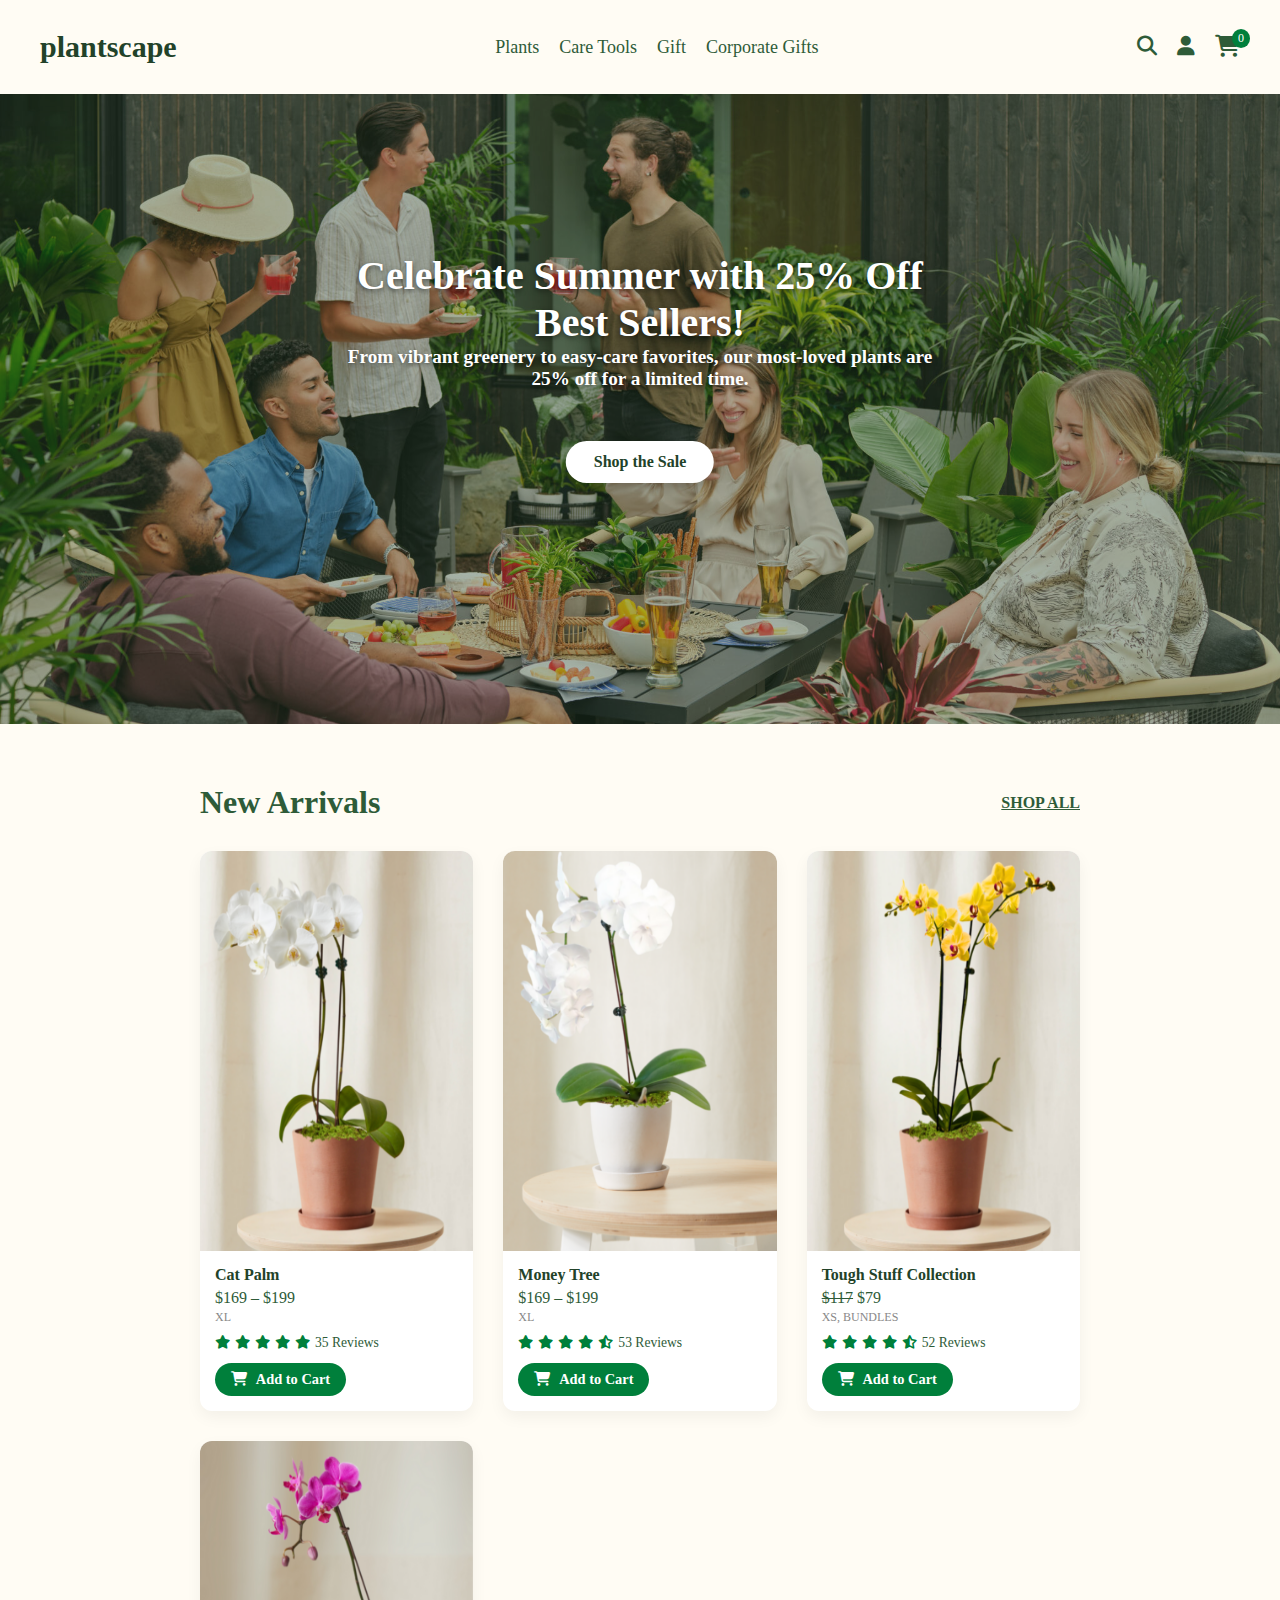
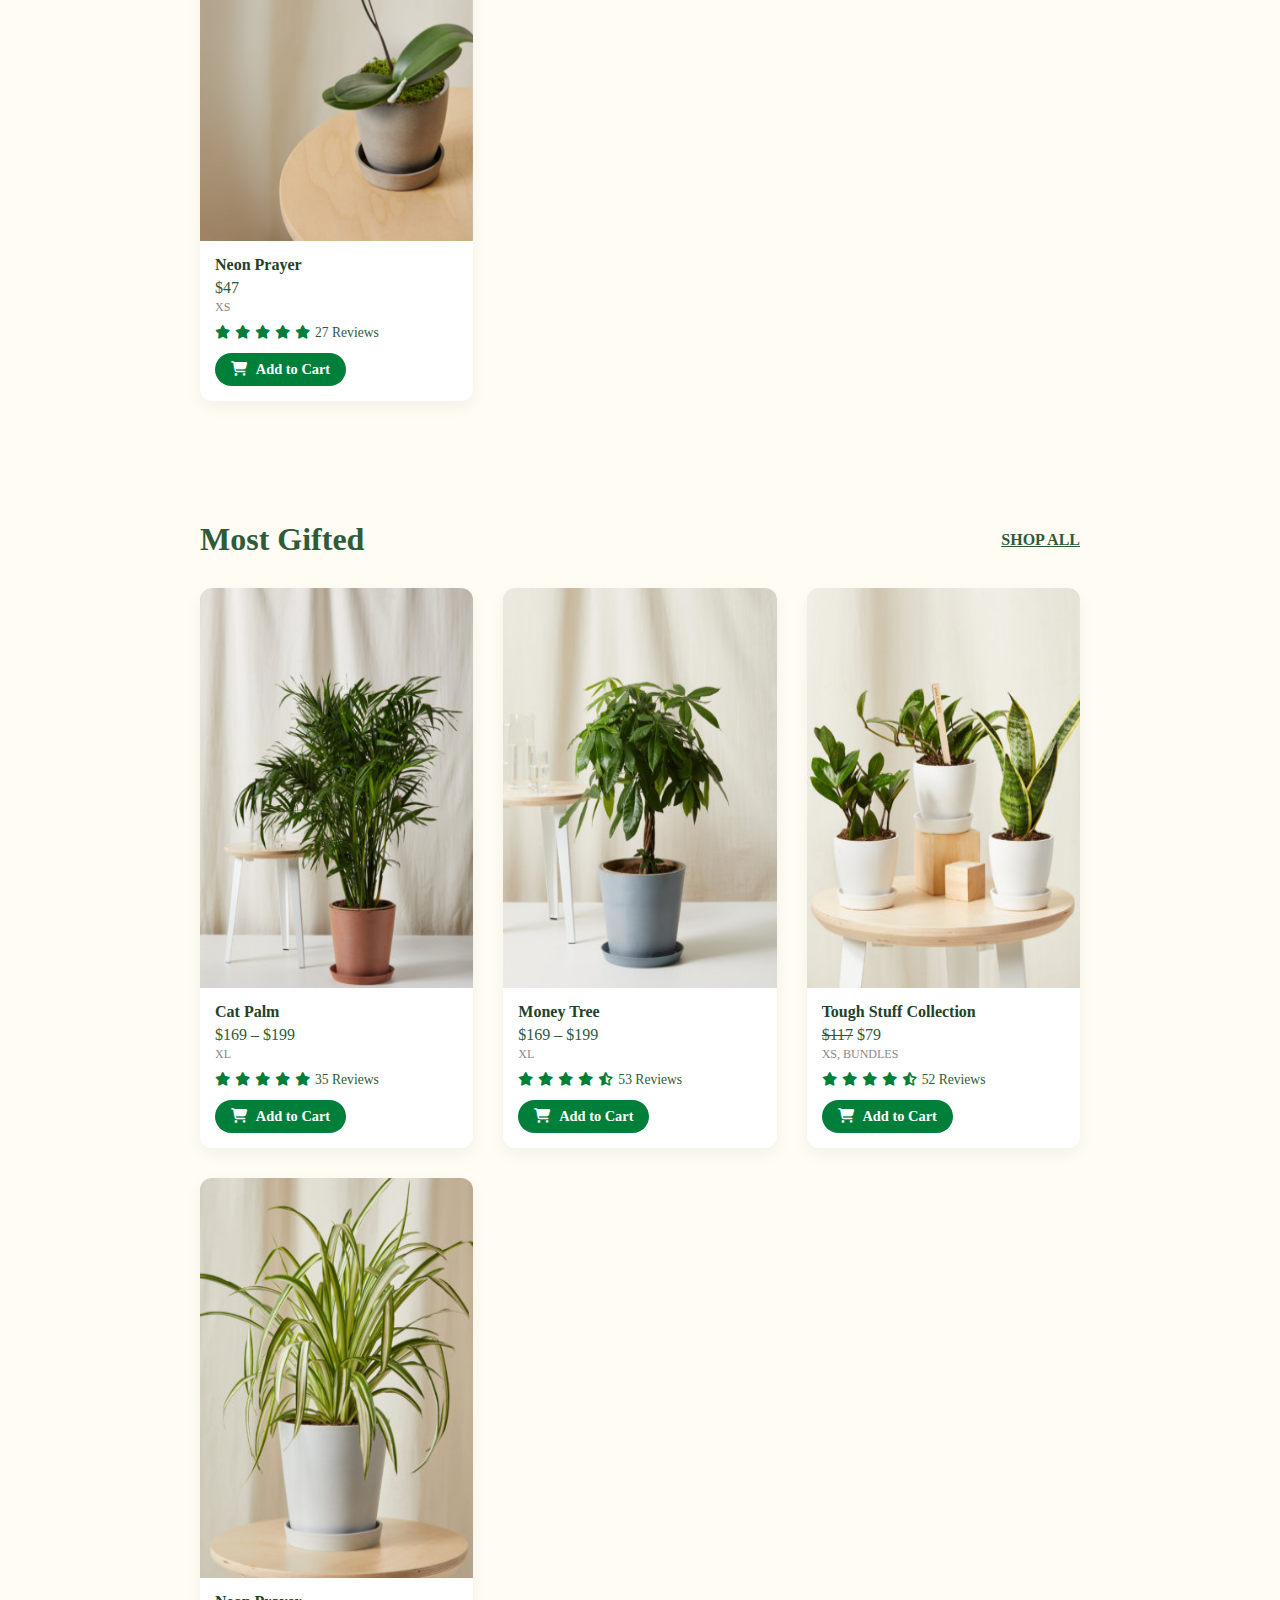
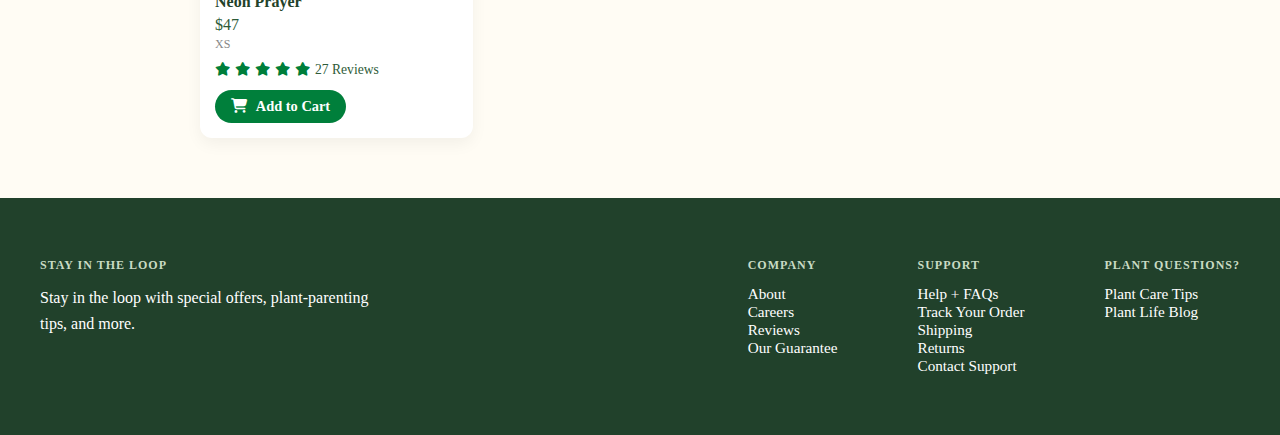
<file: index.html>
<!DOCTYPE html>
<html lang="en">
  <head>
    <meta charset="UTF-8" />
    <meta name="viewport" content="width=device-width, initial-scale=1.0" />
    <title>Plant Decor</title>

    <link
      href="https://db.onlinewebfonts.com/c/05d0872c73920fc4541caa9c7950f686?family=Raisonne+DemiBold"
      rel="stylesheet"
    />
    <link
      rel="stylesheet"
      href="https://cdnjs.cloudflare.com/ajax/libs/font-awesome/6.5.0/css/all.min.css"
    />
    <link
      rel="stylesheet"
      href="https://cdnjs.cloudflare.com/ajax/libs/font-awesome/6.5.0/css/all.min.css"
    />

    
    <link rel="stylesheet" href="index.css" />
  </head>
  <body>
    
    <header class="header">
      <div class="logo">
        <a class="logo-text" href="index.html">plantscape</a>
      </div>

      <nav class="nav-links">
        <a class="nav-link" href="plants.html">Plants</a>
        <a class="nav-link" href="care-tools.html">Care Tools</a>
        <a class="nav-link" href="gift.html">Gift</a>
        
        <a class="nav-link" href="corporate-gifts.html">Corporate Gifts</a>
      </nav>
      <div class="nav-icons">
        <a href="#" class="icon-link" id="search-button">
          <i class="fas fa-search"></i>
        </a>
        <a href="#" class="icon-link"><i class="fas fa-user"></i></a>
        <a href="#" class="icon-link cart-icon" id="cart-button">
          <i class="fas fa-shopping-cart"></i>
          <span id="cart-count">0</span>
        </a>

    </header>

    <section class="hero">
      <div class="hero-section">
        <img class="hero-img" src="Assets/hero.jpg" alt="Green Plants" />
        <div class="overlay"></div>
        <h1 class="hero-text">Celebrate Summer with 25% Off Best Sellers!</h1>
        <h4 class="hero-text">
          From vibrant greenery to easy-care favorites, our most-loved plants
          are 25% off for a limited time.
        </h4>
        <a href="plants.html" class="hero-btn">Shop the Sale</a>
      </div>
    </section>


    <section class="most-gifted">
      <div class="section-header">
        <h2>New Arrivals</h2>
        <a href="plants.html" class="shop-all">SHOP ALL</a>
      </div>

      <div class="product-list">
        <!-- Product 1 -->
        <div class="product-card">
          <img src="Assets/Plant4.png" alt="Cat Palm" />
          <div class="product-info">
            <h3>Cat Palm</h3>
            <p class="price">$169 – $199 <span class="size">XL</span></p>
            <div class="rating">
              <i class="fas fa-star"></i><i class="fas fa-star"></i>
              <i class="fas fa-star"></i><i class="fas fa-star"></i>
              <i class="fas fa-star"></i>
              <span>35 Reviews</span>
            </div>
            <a href="#" class="add-to-cart"
              ><i class="fas fa-shopping-cart"></i> Add to Cart</a
            >
          </div>
        </div>

        <!-- Product 2 -->
        <div class="product-card">
          <img src="Assets/Plant3.png" alt="Money Tree" />
          <div class="product-info">
            <h3>Money Tree</h3>
            <p class="price">$169 – $199 <span class="size">XL</span></p>
            <div class="rating">
              <i class="fas fa-star"></i><i class="fas fa-star"></i>
              <i class="fas fa-star"></i><i class="fas fa-star"></i>
              <i class="fas fa-star-half-alt"></i>
              <span>53 Reviews</span>
            </div>
            <a href="#" class="add-to-cart"
              ><i class="fas fa-shopping-cart"></i> Add to Cart</a
            >
          </div>
        </div>

        <!-- Product 3 -->
        <div class="product-card">
          <img src="Assets/Plant2.png" alt="Tough Stuff Collection" />
          <div class="product-info">
            <h3>Tough Stuff Collection</h3>
            <p class="price">
              <s>$117</s> $79 <span class="size">XS, BUNDLES</span>
            </p>
            <div class="rating">
              <i class="fas fa-star"></i><i class="fas fa-star"></i>
              <i class="fas fa-star"></i><i class="fas fa-star"></i>
              <i class="fas fa-star-half-alt"></i>
              <span>52 Reviews</span>
            </div>
            <a href="#" class="add-to-cart"
              ><i class="fas fa-shopping-cart"></i> Add to Cart</a
            >
          </div>
        </div>

        <!-- Product 4 -->
        <div class="product-card">
          <img src="Assets/Plant1.png" alt="Neon Prayer" />
          <div class="product-info">
            <h3>Neon Prayer</h3>
            <p class="price">$47 <span class="size">XS</span></p>
            <div class="rating">
              <i class="fas fa-star"></i><i class="fas fa-star"></i>
              <i class="fas fa-star"></i><i class="fas fa-star"></i>
              <i class="fas fa-star"></i>
              <span>27 Reviews</span>
            </div>
            <a href="#" class="add-to-cart"
              ><i class="fas fa-shopping-cart"></i> Add to Cart</a
            >
          </div>
        </div>
      </div>
    </section>

    <section class="most-gifted">
      <div class="section-header">
        <h2>Most Gifted</h2>
        <a href="plants.html" class="shop-all">SHOP ALL</a>
      </div>

      <div class="product-list">
        <!-- Product 1 -->
        <div class="product-card">
          <img src="Assets/Plant1.jpg" alt="Cat Palm" />
          <div class="product-info">
            <h3>Cat Palm</h3>
            <p class="price">$169 – $199 <span class="size">XL</span></p>
            <div class="rating">
              <i class="fas fa-star"></i><i class="fas fa-star"></i>
              <i class="fas fa-star"></i><i class="fas fa-star"></i>
              <i class="fas fa-star"></i>
              <span>35 Reviews</span>
            </div>
            <a href="#" class="add-to-cart"
              ><i class="fas fa-shopping-cart"></i> Add to Cart</a
            >
          </div>
        </div>

        <!-- Product 2 -->
        <div class="product-card">
          <img src="Assets/Plant2.jpg" alt="Money Tree" />
          <div class="product-info">
            <h3>Money Tree</h3>
            <p class="price">$169 – $199 <span class="size">XL</span></p>
            <div class="rating">
              <i class="fas fa-star"></i><i class="fas fa-star"></i>
              <i class="fas fa-star"></i><i class="fas fa-star"></i>
              <i class="fas fa-star-half-alt"></i>
              <span>53 Reviews</span>
            </div>
            <a href="#" class="add-to-cart"
              ><i class="fas fa-shopping-cart"></i> Add to Cart</a
            >
          </div>
        </div>

        <!-- Product 3 -->
        <div class="product-card">
          <img src="Assets/Plant3.jpg" alt="Tough Stuff Collection" />
          <div class="product-info">
            <h3>Tough Stuff Collection</h3>
            <p class="price">
              <s>$117</s> $79 <span class="size">XS, BUNDLES</span>
            </p>
            <div class="rating">
              <i class="fas fa-star"></i><i class="fas fa-star"></i>
              <i class="fas fa-star"></i><i class="fas fa-star"></i>
              <i class="fas fa-star-half-alt"></i>
              <span>52 Reviews</span>
            </div>
            <a href="#" class="add-to-cart"
              ><i class="fas fa-shopping-cart"></i> Add to Cart</a
            >
          </div>
        </div>

        <!-- Product 4 -->
        <div class="product-card">
          <img src="Assets/Plant4.jpg" alt="Neon Prayer" />
          <div class="product-info">
            <h3>Neon Prayer</h3>
            <p class="price">$47 <span class="size">XS</span></p>
            <div class="rating">
              <i class="fas fa-star"></i><i class="fas fa-star"></i>
              <i class="fas fa-star"></i><i class="fas fa-star"></i>
              <i class="fas fa-star"></i>
              <span>27 Reviews</span>
            </div>
            <a href="#" class="add-to-cart"
              ><i class="fas fa-shopping-cart"></i> Add to Cart</a
            >
          </div>
        </div>
      </div>
    </section>

  
    <footer class="footer">
      <div class="footer-container">
        <div class="footer-left">
          <h5>STAY IN THE LOOP</h5>
          <p>
            Stay in the loop with special offers, plant-parenting tips, and
            more.
          </p>
        </div>
        <div class="footer-links">
          <div class="footer-column">
            <h6>COMPANY</h6>
            <ul>
              <li><a href="#">About</a></li>
              <li><a href="#">Careers</a></li>
              <li><a href="#">Reviews</a></li>
              <li><a href="#">Our Guarantee</a></li>
            </ul>
          </div>
          <div class="footer-column">
            <h6>SUPPORT</h6>
            <ul>
              <li><a href="#">Help + FAQs</a></li>
              <li><a href="#">Track Your Order</a></li>
              <li><a href="#">Shipping</a></li>
              <li><a href="#">Returns</a></li>
              <li><a href="#">Contact Support</a></li>
            </ul>
          </div>
          <div class="footer-column">
            <h6>PLANT QUESTIONS?</h6>
            <ul>
              <li><a href="#">Plant Care Tips</a></li>
              <li><a href="#">Plant Life Blog</a></li>
            </ul>
          </div>
        </div>
      </div>
    </footer>


    <div id="side-cart" class="side-cart">
      <div class="cart-header">
        <h2>Your Cart</h2>
        <button id="close-cart" class="close-btn">&times;</button>
      </div>
      <ul id="cart-items" class="cart-items-list"></ul>
      <div class="cart-footer">
        <p><strong>Total:</strong> $<span id="cart-total">0.00</span></p>
      </div>
    </div>

    <div id="search-modal" class="search-modal">
      <div class="search-modal-content">
        <button id="close-search" class="close-btn">&times;</button>
        <h2>Search</h2>
        <input
          type="text"
          id="search-input"
          placeholder="Search for plants..."
        />
        <button class="search-submit">Search</button>
      </div>
    </div>

    <script src="script.js"></script>
  </body>
</html>
</file>
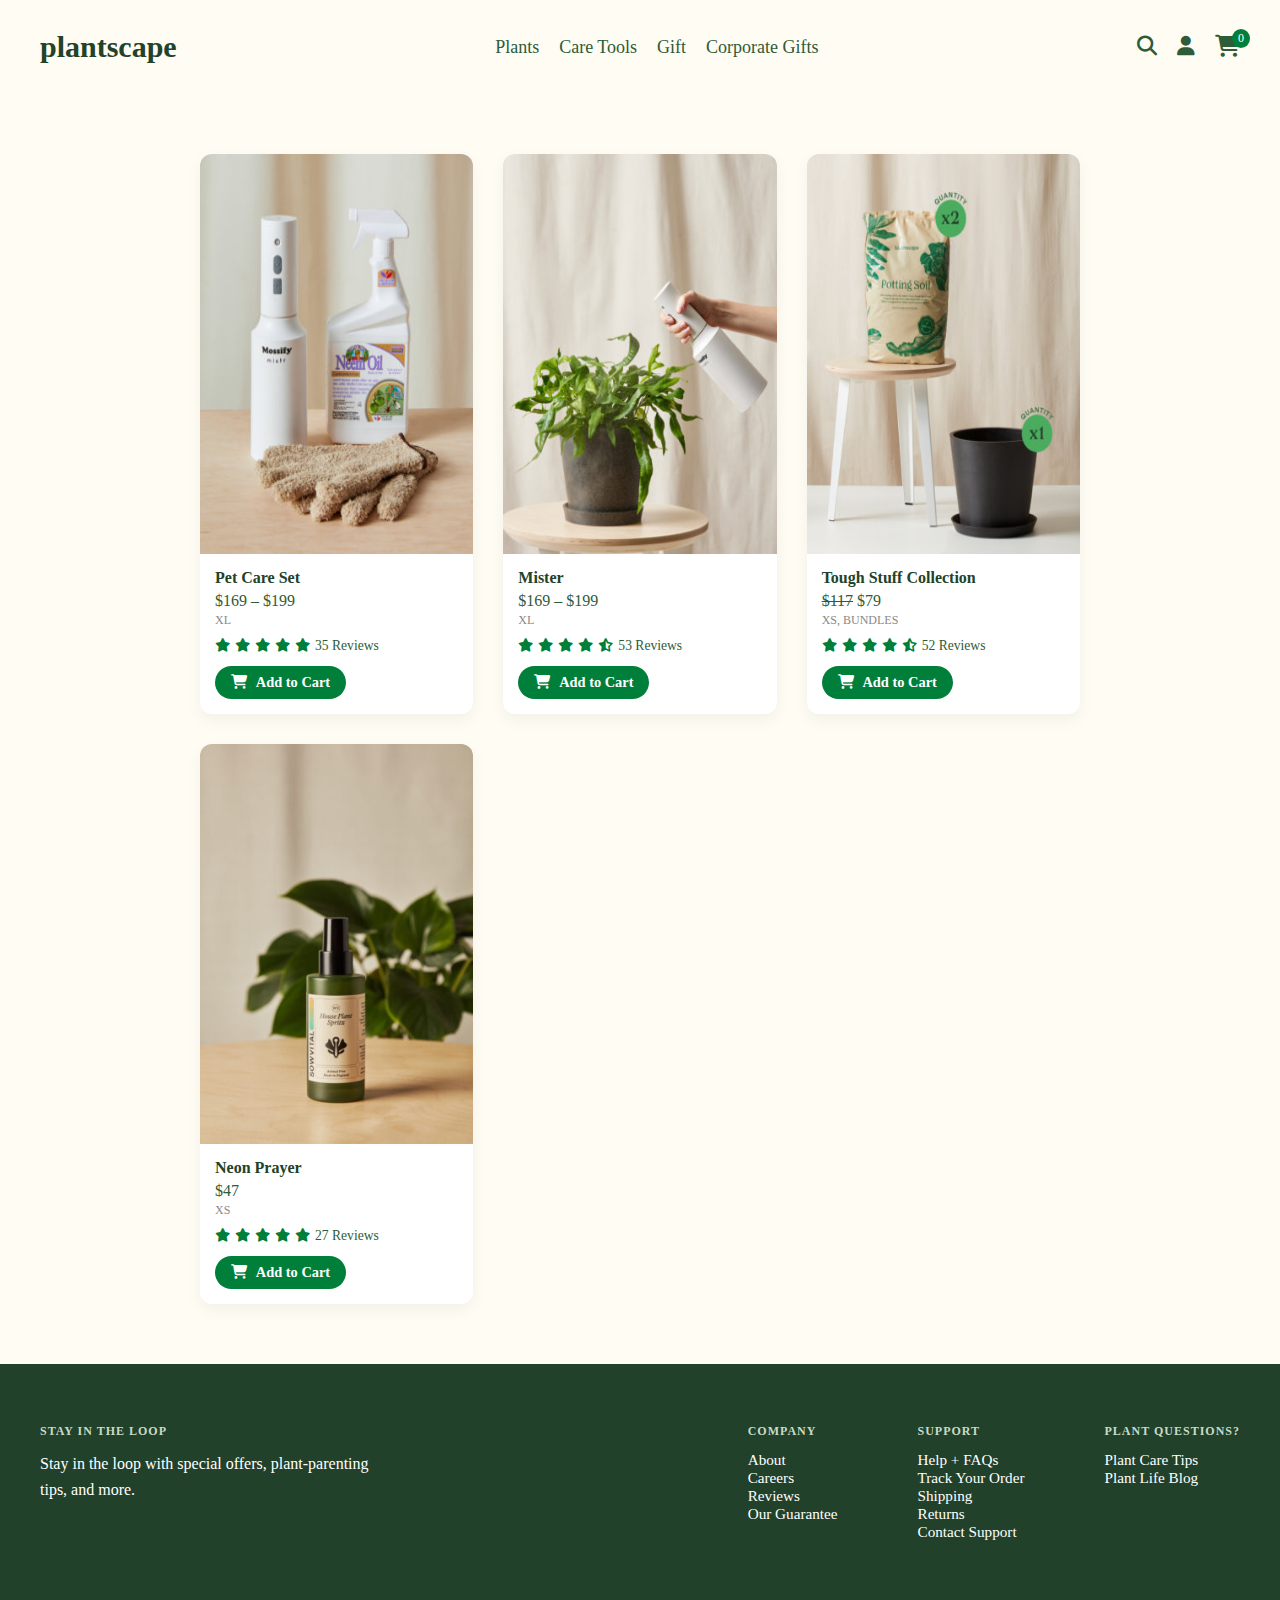
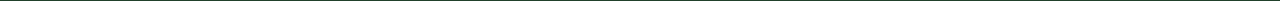
<file: care-tools.html>
<!DOCTYPE html>
<html lang="en">
  <head>
    <meta charset="UTF-8" />
    <meta name="viewport" content="width=device-width, initial-scale=1.0" />
    <title>Plant Decor</title>

    <link
      href="https://db.onlinewebfonts.com/c/05d0872c73920fc4541caa9c7950f686?family=Raisonne+DemiBold"
      rel="stylesheet"
    />

    <link
      rel="stylesheet"
      href="https://cdnjs.cloudflare.com/ajax/libs/font-awesome/6.5.0/css/all.min.css"
    />

    <link
      rel="stylesheet"
      href="https://cdnjs.cloudflare.com/ajax/libs/font-awesome/6.5.0/css/all.min.css"
    />

    <link rel="stylesheet" href="index.css" />
  </head>
  <body>
    <header class="header">
      <div class="logo">
        <a class="logo-text" href="index.html">plantscape</a>
      </div>
      <nav class="nav-links">
        <a class="nav-link" href="plants.html">Plants</a>
        <a class="nav-link" href="care-tools.html">Care Tools</a>
        <a class="nav-link" href="gift.html">Gift</a>

        <a class="nav-link" href="corporate-gifts.html">Corporate Gifts</a>
      </nav>
      <div class="nav-icons">
        <a href="#" class="icon-link" id="search-button">
          <i class="fas fa-search"></i>
        </a>
        <a href="#" class="icon-link"><i class="fas fa-user"></i></a>
        <a href="#" class="icon-link cart-icon" id="cart-button">
          <i class="fas fa-shopping-cart"></i>
          <span id="cart-count">0</span>
        </a>
      </div>
    </header>

    <section class="most-gifted">
      <div class="product-list">
        <div class="product-card">
          <img src="Assets/care-tool-1.jpg" alt="Cat Palm" />
          <div class="product-info">
            <h3>Pet Care Set</h3>
            <p class="price">$169 – $199 <span class="size">XL</span></p>
            <div class="rating">
              <i class="fas fa-star"></i><i class="fas fa-star"></i>
              <i class="fas fa-star"></i><i class="fas fa-star"></i>
              <i class="fas fa-star"></i>
              <span>35 Reviews</span>
            </div>
            <a href="#" class="add-to-cart"
              ><i class="fas fa-shopping-cart"></i> Add to Cart</a
            >
          </div>
        </div>

        <div class="product-card">
          <img src="Assets/care-tool-2.jpg" alt="Money Tree" />
          <div class="product-info">
            <h3>Mister</h3>
            <p class="price">$169 – $199 <span class="size">XL</span></p>
            <div class="rating">
              <i class="fas fa-star"></i><i class="fas fa-star"></i>
              <i class="fas fa-star"></i><i class="fas fa-star"></i>
              <i class="fas fa-star-half-alt"></i>
              <span>53 Reviews</span>
            </div>
            <a href="#" class="add-to-cart"
              ><i class="fas fa-shopping-cart"></i> Add to Cart</a
            >
          </div>
        </div>

        <div class="product-card">
          <img src="Assets/care-tool-3.jpg" alt="Tough Stuff Collection" />
          <div class="product-info">
            <h3>Tough Stuff Collection</h3>
            <p class="price">
              <s>$117</s> $79 <span class="size">XS, BUNDLES</span>
            </p>
            <div class="rating">
              <i class="fas fa-star"></i><i class="fas fa-star"></i>
              <i class="fas fa-star"></i><i class="fas fa-star"></i>
              <i class="fas fa-star-half-alt"></i>
              <span>52 Reviews</span>
            </div>
            <a href="#" class="add-to-cart"
              ><i class="fas fa-shopping-cart"></i> Add to Cart</a
            >
          </div>
        </div>

        <div class="product-card">
          <img src="Assets/care-tool-4.jpg" alt="Neon Prayer" />
          <div class="product-info">
            <h3>Neon Prayer</h3>
            <p class="price">$47 <span class="size">XS</span></p>
            <div class="rating">
              <i class="fas fa-star"></i><i class="fas fa-star"></i>
              <i class="fas fa-star"></i><i class="fas fa-star"></i>
              <i class="fas fa-star"></i>
              <span>27 Reviews</span>
            </div>
            <a href="#" class="add-to-cart"
              ><i class="fas fa-shopping-cart"></i> Add to Cart</a
            >
          </div>
        </div>
      </div>
    </section>

    <footer class="footer">
      <div class="footer-container">
        <div class="footer-left">
          <h5>STAY IN THE LOOP</h5>
          <p>
            Stay in the loop with special offers, plant-parenting tips, and
            more.
          </p>
        </div>
        <div class="footer-links">
          <div class="footer-column">
            <h6>COMPANY</h6>
            <ul>
              <li><a href="#">About</a></li>
              <li><a href="#">Careers</a></li>
              <li><a href="#">Reviews</a></li>
              <li><a href="#">Our Guarantee</a></li>
            </ul>
          </div>
          <div class="footer-column">
            <h6>SUPPORT</h6>
            <ul>
              <li><a href="#">Help + FAQs</a></li>
              <li><a href="#">Track Your Order</a></li>
              <li><a href="#">Shipping</a></li>
              <li><a href="#">Returns</a></li>
              <li><a href="#">Contact Support</a></li>
            </ul>
          </div>
          <div class="footer-column">
            <h6>PLANT QUESTIONS?</h6>
            <ul>
              <li><a href="#">Plant Care Tips</a></li>
              <li><a href="#">Plant Life Blog</a></li>
            </ul>
          </div>
        </div>
      </div>
    </footer>

    <div id="side-cart" class="side-cart">
      <div class="cart-header">
        <h2>Your Cart</h2>
        <button id="close-cart" class="close-btn">&times;</button>
      </div>
      <ul id="cart-items" class="cart-items-list"></ul>
      <div class="cart-footer">
        <p><strong>Total:</strong> $<span id="cart-total">0.00</span></p>
      </div>
    </div>

    <div id="search-modal" class="search-modal">
      <div class="search-modal-content">
        <button id="close-search" class="close-btn">&times;</button>
        <h2>Search</h2>
        <input
          type="text"
          id="search-input"
          placeholder="Search for plants..."
        />
        <button class="search-submit">Search</button>
      </div>
    </div>

    <script src="script.js"></script>
  </body>
</html>
</file>
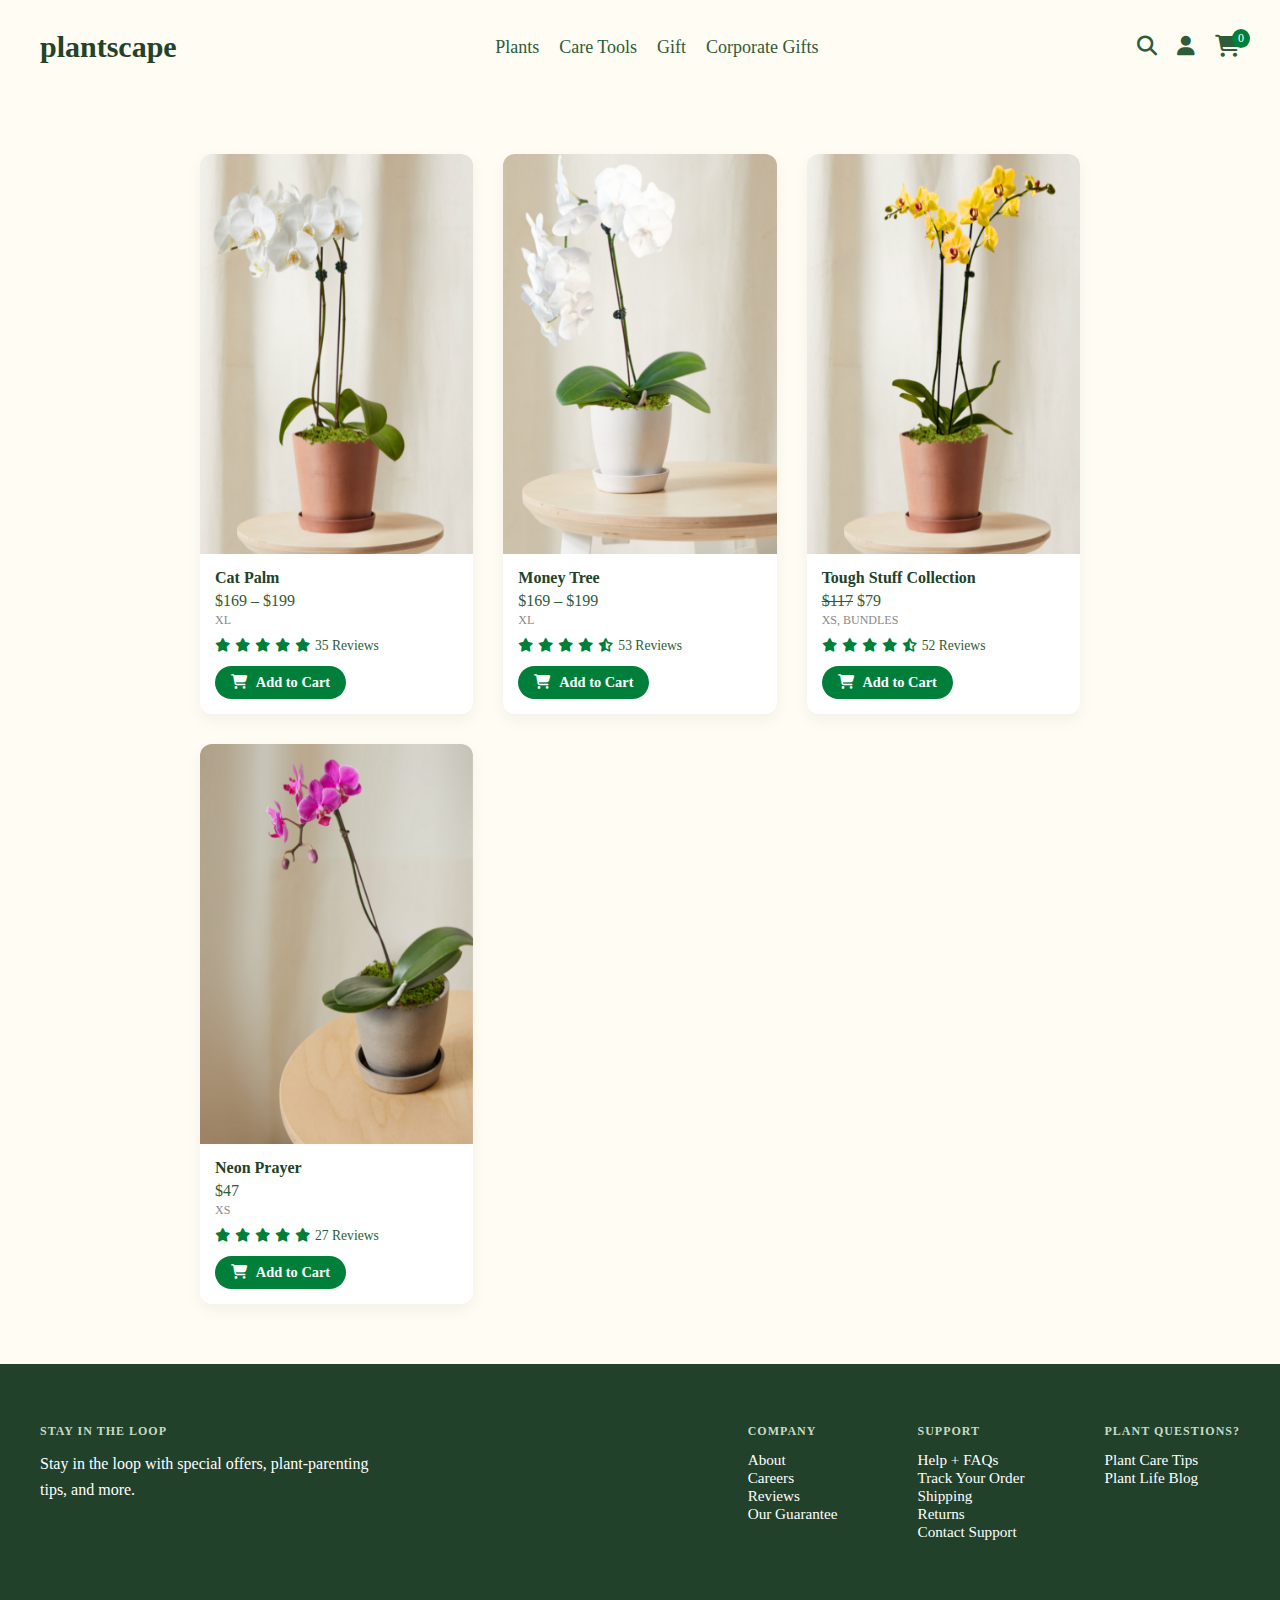
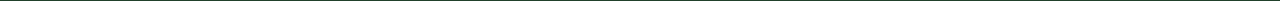
<file: corporate-gifts.html>
<!DOCTYPE html>
<html lang="en">
  <head>
    <meta charset="UTF-8" />
    <meta name="viewport" content="width=device-width, initial-scale=1.0" />
    <title>Plant Decor</title>

    <link
      href="https://db.onlinewebfonts.com/c/05d0872c73920fc4541caa9c7950f686?family=Raisonne+DemiBold"
      rel="stylesheet"
    />

    <link
      rel="stylesheet"
      href="https://cdnjs.cloudflare.com/ajax/libs/font-awesome/6.5.0/css/all.min.css"
    />

    <link
      rel="stylesheet"
      href="https://cdnjs.cloudflare.com/ajax/libs/font-awesome/6.5.0/css/all.min.css"
    />

    <link rel="stylesheet" href="index.css" />
  </head>
  <body>
    <header class="header">
      <div class="logo">
        <a class="logo-text" href="index.html">plantscape</a>
      </div>
      <nav class="nav-links">
        <a class="nav-link" href="plants.html">Plants</a>
        <a class="nav-link" href="care-tools.html">Care Tools</a>
        <a class="nav-link" href="gift.html">Gift</a>

        <a class="nav-link" href="corporate-gifts.html">Corporate Gifts</a>
      </nav>
      <div class="nav-icons">
        <a href="#" class="icon-link" id="search-button">
          <i class="fas fa-search"></i>
        </a>
        <a href="#" class="icon-link"><i class="fas fa-user"></i></a>
        <a href="#" class="icon-link cart-icon" id="cart-button">
          <i class="fas fa-shopping-cart"></i>
          <span id="cart-count">0</span>
        </a>
      </div>
    </header>

    <section class="most-gifted">
      <div class="product-list">
        <!-- Product 1 -->
        <div class="product-card">
          <img src="Assets/Plant4.png" alt="Cat Palm" />
          <div class="product-info">
            <h3>Cat Palm</h3>
            <p class="price">$169 – $199 <span class="size">XL</span></p>
            <div class="rating">
              <i class="fas fa-star"></i><i class="fas fa-star"></i>
              <i class="fas fa-star"></i><i class="fas fa-star"></i>
              <i class="fas fa-star"></i>
              <span>35 Reviews</span>
            </div>
            <a href="#" class="add-to-cart"
              ><i class="fas fa-shopping-cart"></i> Add to Cart</a
            >
          </div>
        </div>

        <!-- Product 2 -->
        <div class="product-card">
          <img src="Assets/Plant3.png" alt="Money Tree" />
          <div class="product-info">
            <h3>Money Tree</h3>
            <p class="price">$169 – $199 <span class="size">XL</span></p>
            <div class="rating">
              <i class="fas fa-star"></i><i class="fas fa-star"></i>
              <i class="fas fa-star"></i><i class="fas fa-star"></i>
              <i class="fas fa-star-half-alt"></i>
              <span>53 Reviews</span>
            </div>
            <a href="#" class="add-to-cart"
              ><i class="fas fa-shopping-cart"></i> Add to Cart</a
            >
          </div>
        </div>

        <!-- Product 3 -->
        <div class="product-card">
          <img src="Assets/Plant2.png" alt="Tough Stuff Collection" />
          <div class="product-info">
            <h3>Tough Stuff Collection</h3>
            <p class="price">
              <s>$117</s> $79 <span class="size">XS, BUNDLES</span>
            </p>
            <div class="rating">
              <i class="fas fa-star"></i><i class="fas fa-star"></i>
              <i class="fas fa-star"></i><i class="fas fa-star"></i>
              <i class="fas fa-star-half-alt"></i>
              <span>52 Reviews</span>
            </div>
            <a href="#" class="add-to-cart"
              ><i class="fas fa-shopping-cart"></i> Add to Cart</a
            >
          </div>
        </div>

        <!-- Product 4 -->
        <div class="product-card">
          <img src="Assets/Plant1.png" alt="Neon Prayer" />
          <div class="product-info">
            <h3>Neon Prayer</h3>
            <p class="price">$47 <span class="size">XS</span></p>
            <div class="rating">
              <i class="fas fa-star"></i><i class="fas fa-star"></i>
              <i class="fas fa-star"></i><i class="fas fa-star"></i>
              <i class="fas fa-star"></i>
              <span>27 Reviews</span>
            </div>
            <a href="#" class="add-to-cart"
              ><i class="fas fa-shopping-cart"></i> Add to Cart</a
            >
          </div>
        </div>
      </div>
    </section>

    <footer class="footer">
      <div class="footer-container">
        <div class="footer-left">
          <h5>STAY IN THE LOOP</h5>
          <p>
            Stay in the loop with special offers, plant-parenting tips, and
            more.
          </p>
        </div>
        <div class="footer-links">
          <div class="footer-column">
            <h6>COMPANY</h6>
            <ul>
              <li><a href="#">About</a></li>
              <li><a href="#">Careers</a></li>
              <li><a href="#">Reviews</a></li>
              <li><a href="#">Our Guarantee</a></li>
            </ul>
          </div>
          <div class="footer-column">
            <h6>SUPPORT</h6>
            <ul>
              <li><a href="#">Help + FAQs</a></li>
              <li><a href="#">Track Your Order</a></li>
              <li><a href="#">Shipping</a></li>
              <li><a href="#">Returns</a></li>
              <li><a href="#">Contact Support</a></li>
            </ul>
          </div>
          <div class="footer-column">
            <h6>PLANT QUESTIONS?</h6>
            <ul>
              <li><a href="#">Plant Care Tips</a></li>
              <li><a href="#">Plant Life Blog</a></li>
            </ul>
          </div>
        </div>
      </div>
    </footer>

    <div id="side-cart" class="side-cart">
      <div class="cart-header">
        <h2>Your Cart</h2>
        <button id="close-cart" class="close-btn">&times;</button>
      </div>
      <ul id="cart-items" class="cart-items-list"></ul>
      <div class="cart-footer">
        <p><strong>Total:</strong> $<span id="cart-total">0.00</span></p>
      </div>
    </div>

    <div id="search-modal" class="search-modal">
      <div class="search-modal-content">
        <button id="close-search" class="close-btn">&times;</button>
        <h2>Search</h2>
        <input
          type="text"
          id="search-input"
          placeholder="Search for plants..."
        />
        <button class="search-submit">Search</button>
      </div>
    </div>

    <script src="script.js"></script>
  </body>
</html>
</file>
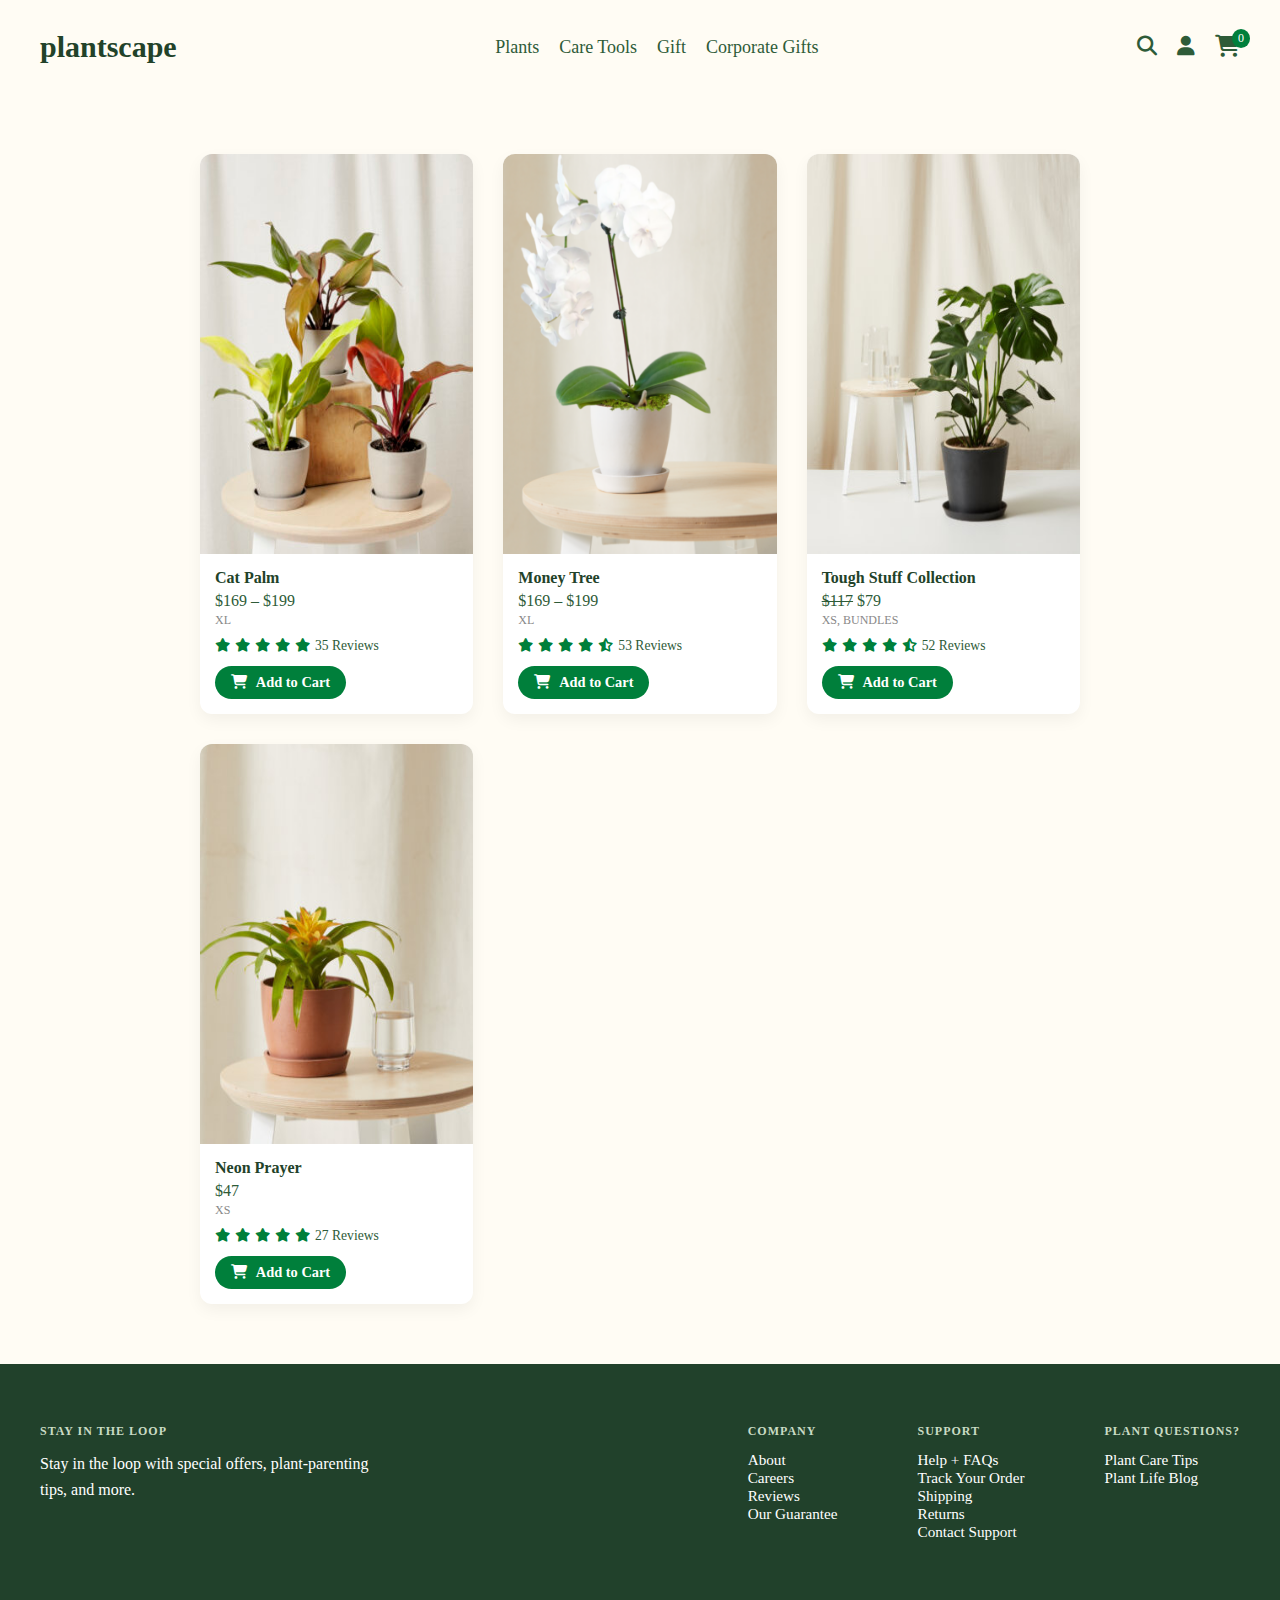
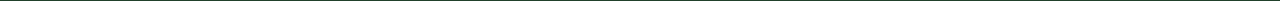
<file: gift.html>
<!DOCTYPE html>
<html lang="en">
  <head>
    <meta charset="UTF-8" />
    <meta name="viewport" content="width=device-width, initial-scale=1.0" />
    <title>Plant Decor</title>

    <link
      href="https://db.onlinewebfonts.com/c/05d0872c73920fc4541caa9c7950f686?family=Raisonne+DemiBold"
      rel="stylesheet"
    />

    <link
      rel="stylesheet"
      href="https://cdnjs.cloudflare.com/ajax/libs/font-awesome/6.5.0/css/all.min.css"
    />

    <link
      rel="stylesheet"
      href="https://cdnjs.cloudflare.com/ajax/libs/font-awesome/6.5.0/css/all.min.css"
    />

    <link rel="stylesheet" href="index.css" />
  </head>
  <body>
    <header class="header">
      <div class="logo">
        <a class="logo-text" href="index.html">plantscape</a>
      </div>
      <nav class="nav-links">
        <a class="nav-link" href="plants.html">Plants</a>
        <a class="nav-link" href="care-tools.html">Care Tools</a>
        <a class="nav-link" href="gift.html">Gift</a>

        <a class="nav-link" href="corporate-gifts.html">Corporate Gifts</a>
      </nav>
      <div class="nav-icons">
        <a href="#" class="icon-link" id="search-button">
          <i class="fas fa-search"></i>
        </a>
        <a href="#" class="icon-link"><i class="fas fa-user"></i></a>
        <a href="#" class="icon-link cart-icon" id="cart-button">
          <i class="fas fa-shopping-cart"></i>
          <span id="cart-count">0</span>
        </a>
      </div>
    </header>

    <section class="most-gifted">
      <div class="product-list">
        <!-- Product 1 -->
        <div class="product-card">
          <img src="Assets/Plant5.jpg" alt="Cat Palm" />
          <div class="product-info">
            <h3>Cat Palm</h3>
            <p class="price">$169 – $199 <span class="size">XL</span></p>
            <div class="rating">
              <i class="fas fa-star"></i><i class="fas fa-star"></i>
              <i class="fas fa-star"></i><i class="fas fa-star"></i>
              <i class="fas fa-star"></i>
              <span>35 Reviews</span>
            </div>
            <a href="#" class="add-to-cart"
              ><i class="fas fa-shopping-cart"></i> Add to Cart</a
            >
          </div>
        </div>

        <!-- Product 2 -->
        <div class="product-card">
          <img src="Assets/Plant3.png" alt="Money Tree" />
          <div class="product-info">
            <h3>Money Tree</h3>
            <p class="price">$169 – $199 <span class="size">XL</span></p>
            <div class="rating">
              <i class="fas fa-star"></i><i class="fas fa-star"></i>
              <i class="fas fa-star"></i><i class="fas fa-star"></i>
              <i class="fas fa-star-half-alt"></i>
              <span>53 Reviews</span>
            </div>
            <a href="#" class="add-to-cart"
              ><i class="fas fa-shopping-cart"></i> Add to Cart</a
            >
          </div>
        </div>

        <!-- Product 3 -->
        <div class="product-card">
          <img src="Assets/Plant6.jpg" alt="Tough Stuff Collection" />
          <div class="product-info">
            <h3>Tough Stuff Collection</h3>
            <p class="price">
              <s>$117</s> $79 <span class="size">XS, BUNDLES</span>
            </p>
            <div class="rating">
              <i class="fas fa-star"></i><i class="fas fa-star"></i>
              <i class="fas fa-star"></i><i class="fas fa-star"></i>
              <i class="fas fa-star-half-alt"></i>
              <span>52 Reviews</span>
            </div>
            <a href="#" class="add-to-cart"
              ><i class="fas fa-shopping-cart"></i> Add to Cart</a
            >
          </div>
        </div>

        <!-- Product 4 -->
        <div class="product-card">
          <img src="Assets/Plant7.jpg" alt="Neon Prayer" />
          <div class="product-info">
            <h3>Neon Prayer</h3>
            <p class="price">$47 <span class="size">XS</span></p>
            <div class="rating">
              <i class="fas fa-star"></i><i class="fas fa-star"></i>
              <i class="fas fa-star"></i><i class="fas fa-star"></i>
              <i class="fas fa-star"></i>
              <span>27 Reviews</span>
            </div>
            <a href="#" class="add-to-cart"
              ><i class="fas fa-shopping-cart"></i> Add to Cart</a
            >
          </div>
        </div>
      </div>
    </section>

    <footer class="footer">
      <div class="footer-container">
        <div class="footer-left">
          <h5>STAY IN THE LOOP</h5>
          <p>
            Stay in the loop with special offers, plant-parenting tips, and
            more.
          </p>
        </div>
        <div class="footer-links">
          <div class="footer-column">
            <h6>COMPANY</h6>
            <ul>
              <li><a href="#">About</a></li>
              <li><a href="#">Careers</a></li>
              <li><a href="#">Reviews</a></li>
              <li><a href="#">Our Guarantee</a></li>
            </ul>
          </div>
          <div class="footer-column">
            <h6>SUPPORT</h6>
            <ul>
              <li><a href="#">Help + FAQs</a></li>
              <li><a href="#">Track Your Order</a></li>
              <li><a href="#">Shipping</a></li>
              <li><a href="#">Returns</a></li>
              <li><a href="#">Contact Support</a></li>
            </ul>
          </div>
          <div class="footer-column">
            <h6>PLANT QUESTIONS?</h6>
            <ul>
              <li><a href="#">Plant Care Tips</a></li>
              <li><a href="#">Plant Life Blog</a></li>
            </ul>
          </div>
        </div>
      </div>
    </footer>

    <div id="side-cart" class="side-cart">
      <div class="cart-header">
        <h2>Your Cart</h2>
        <button id="close-cart" class="close-btn">&times;</button>
      </div>
      <ul id="cart-items" class="cart-items-list"></ul>
      <div class="cart-footer">
        <p><strong>Total:</strong> $<span id="cart-total">0.00</span></p>
      </div>
    </div>

    <div id="search-modal" class="search-modal">
      <div class="search-modal-content">
        <button id="close-search" class="close-btn">&times;</button>
        <h2>Search</h2>
        <input
          type="text"
          id="search-input"
          placeholder="Search for plants..."
        />
        <button class="search-submit">Search</button>
      </div>
    </div>

    <script src="script.js"></script>
  </body>
</html>
</file>
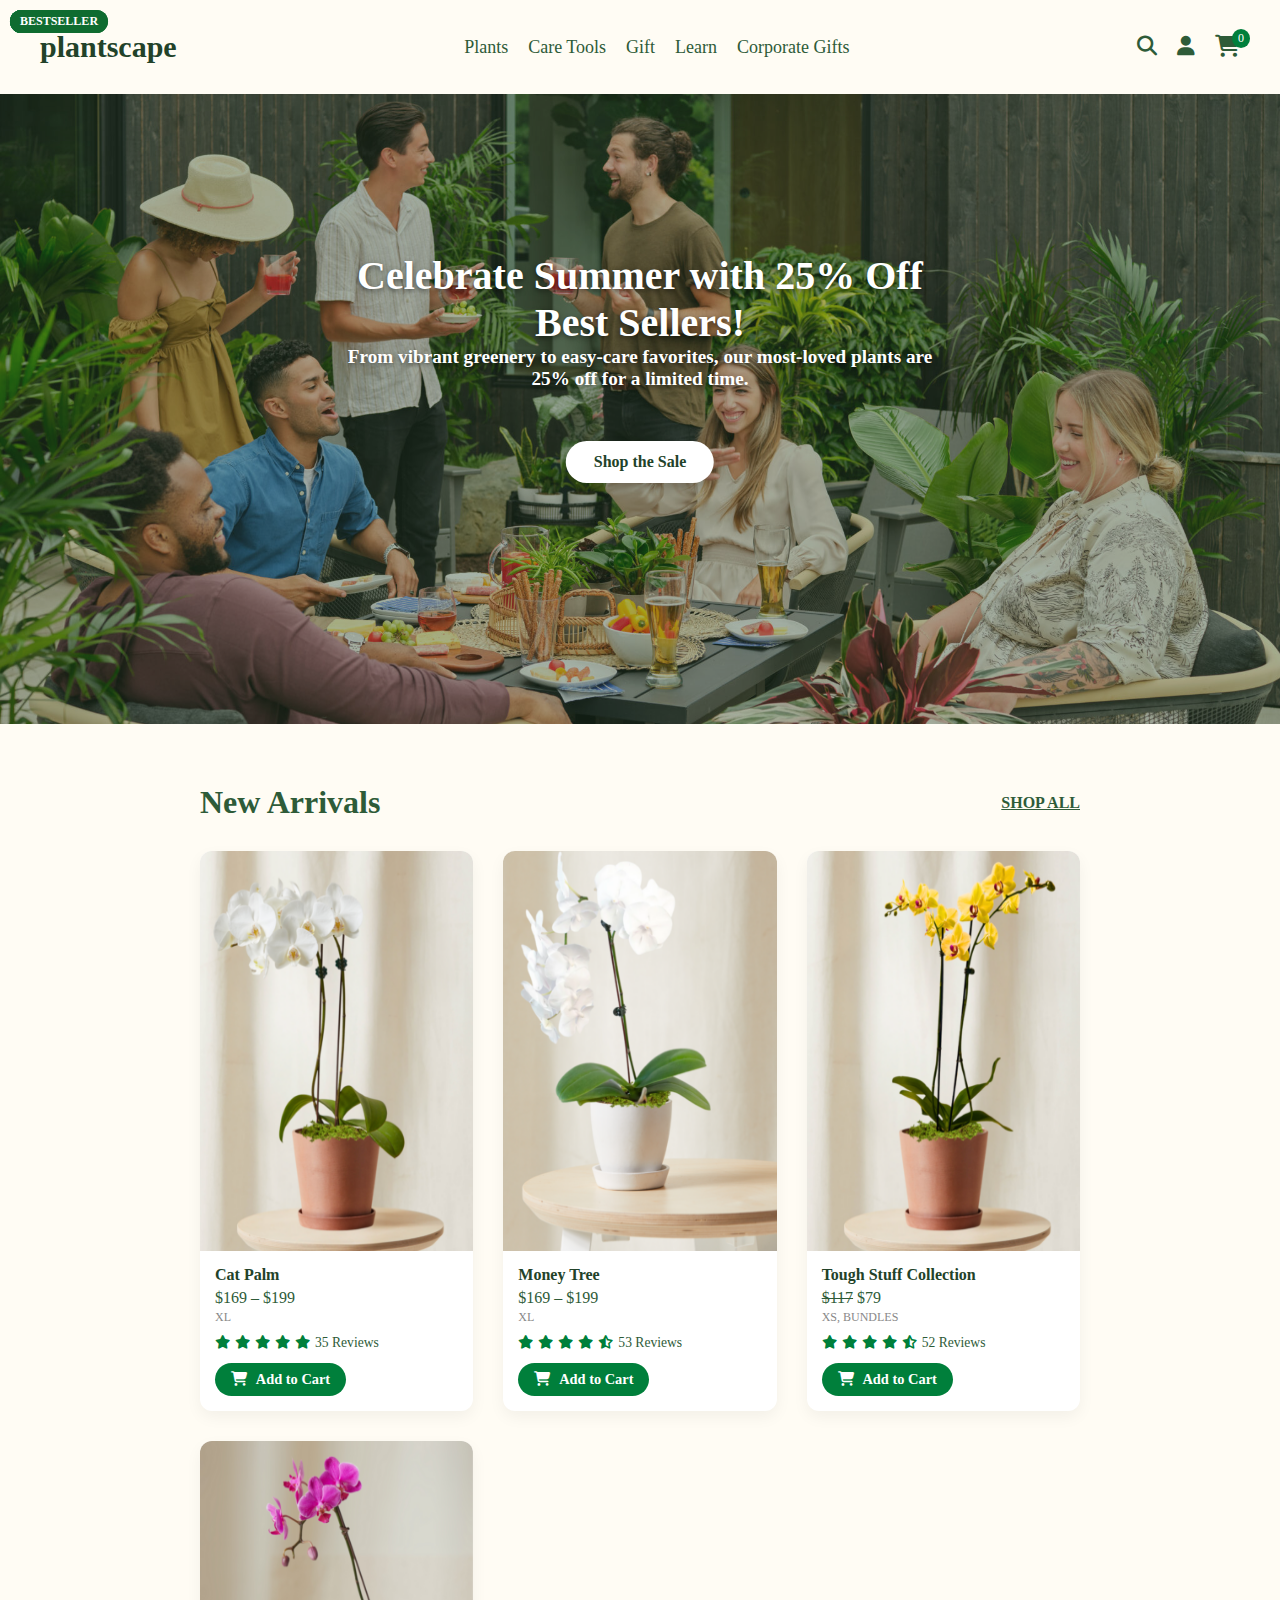
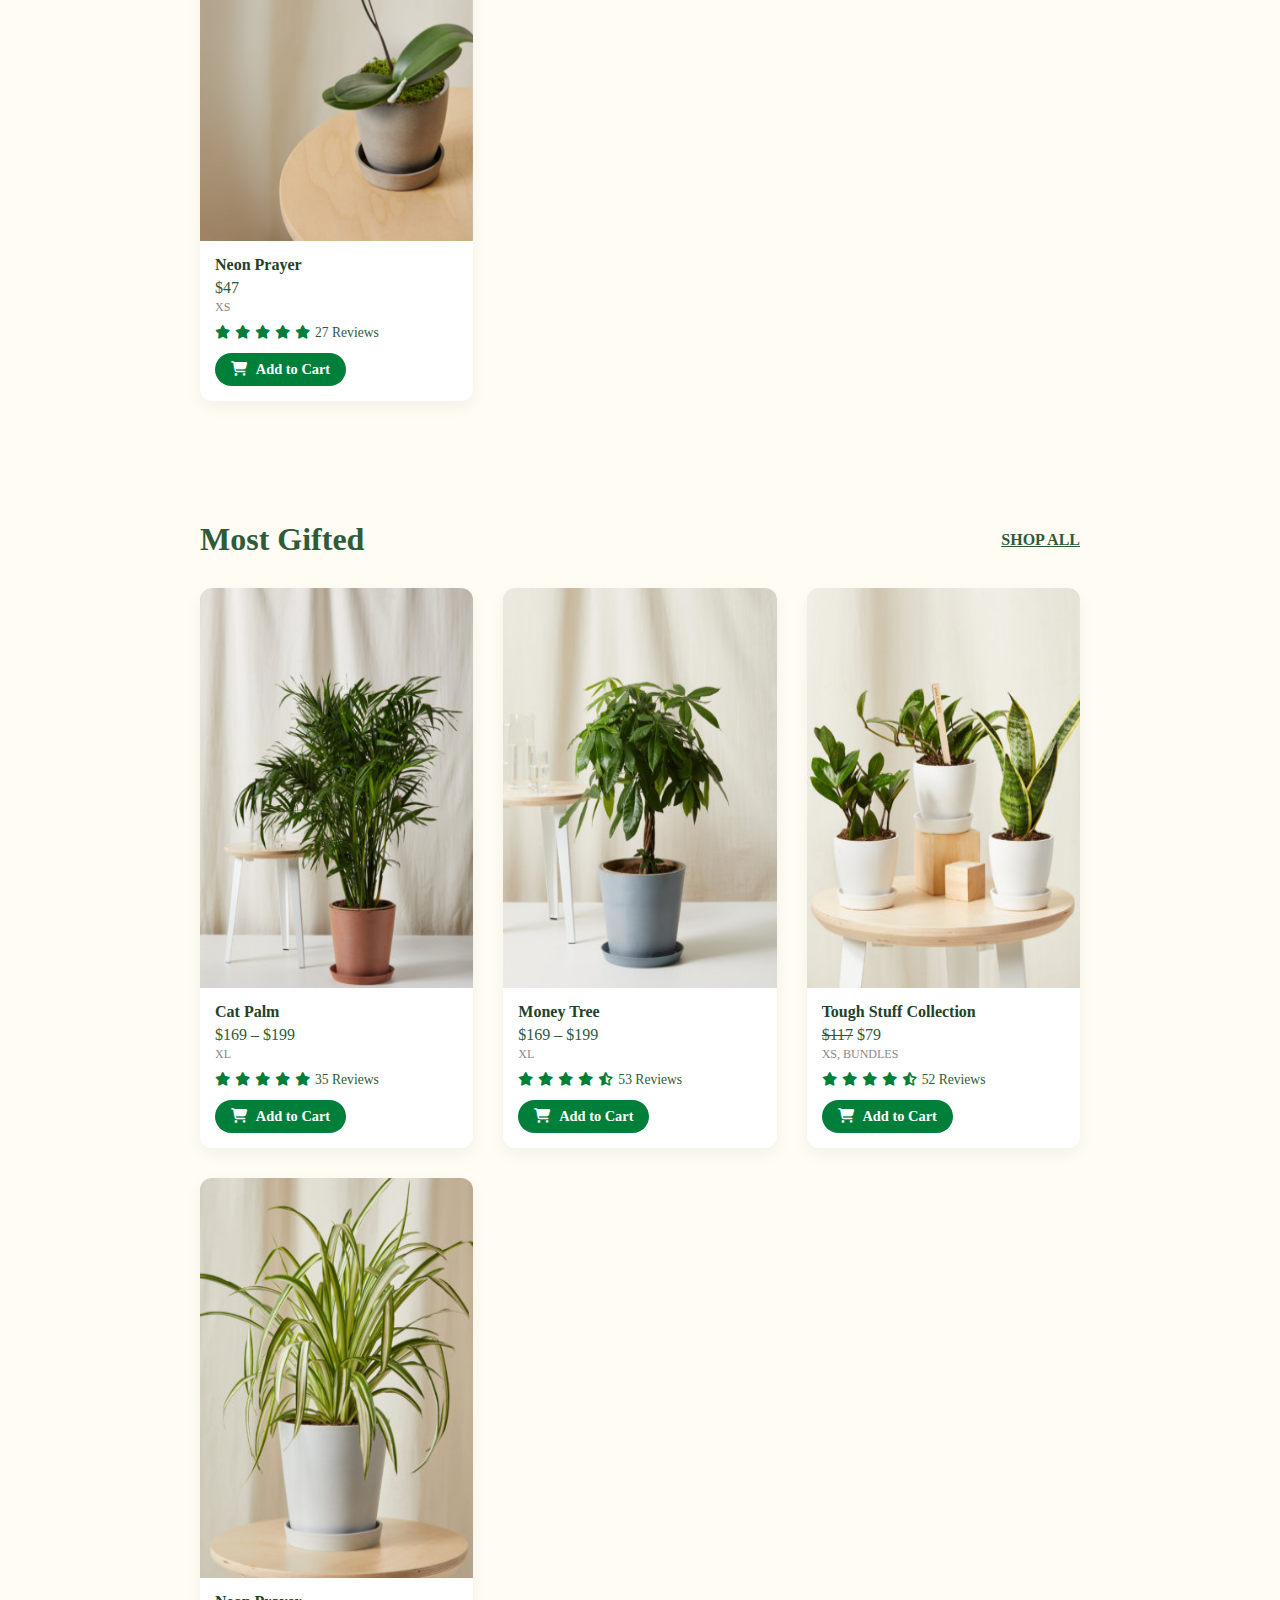
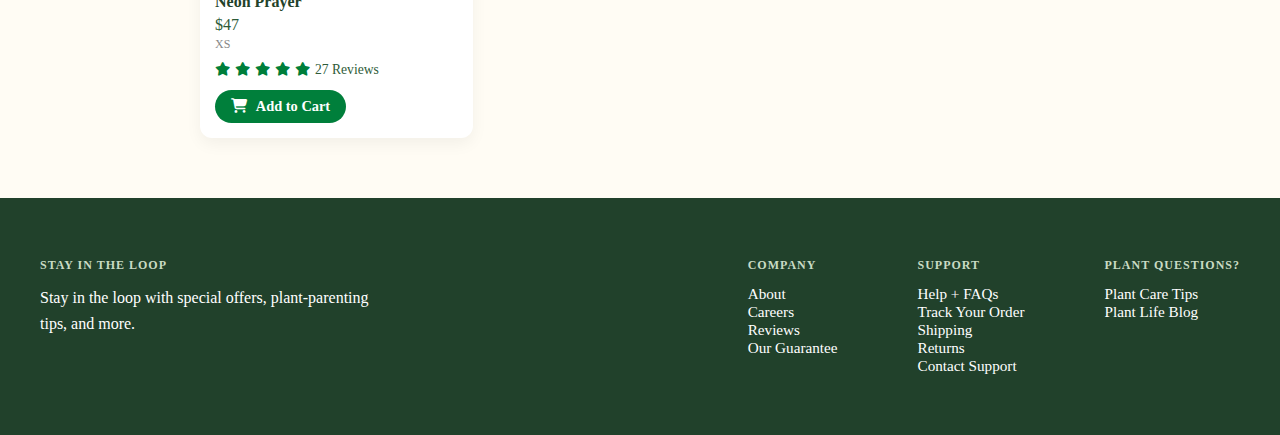
<file: learn.html>
<!DOCTYPE html>
<html lang="en">
  <head>
    <meta charset="UTF-8" />
    <meta name="viewport" content="width=device-width, initial-scale=1.0" />
    <title>Plant Decor</title>

    <!-- Raisonne Font -->
    <link
      href="https://db.onlinewebfonts.com/c/05d0872c73920fc4541caa9c7950f686?family=Raisonne+DemiBold"
      rel="stylesheet"
    />

    <!-- Font Awesome -->
    <link
      rel="stylesheet"
      href="https://cdnjs.cloudflare.com/ajax/libs/font-awesome/6.5.0/css/all.min.css"
    />
    <!-- Font Awesome CDN -->
    <link
      rel="stylesheet"
      href="https://cdnjs.cloudflare.com/ajax/libs/font-awesome/6.5.0/css/all.min.css"
    />

    <!-- Custom CSS -->
    <link rel="stylesheet" href="index.css" />
  </head>
  <body>
    <!-- Navigation -->
    <header class="header">
      <div class="logo">
        <a class="logo-text" href="index.html">plantscape</a>
      </div>
      <nav class="nav-links">
        <a class="nav-link" href="plants.html">Plants</a>
        <a class="nav-link" href="care-tools.html">Care Tools</a>
        <a class="nav-link" href="gift.html">Gift</a>
        <a class="nav-link" href="learn.html">Learn</a>
        <a class="nav-link" href="corporate-gifts.html">Corporate Gifts</a>
      </nav>
      <div class="nav-icons">
        <a href="#" class="icon-link" id="search-button">
          <i class="fas fa-search"></i>
        </a>
        <a href="#" class="icon-link"><i class="fas fa-user"></i></a>
        <a href="#" class="icon-link cart-icon" id="cart-button">
          <i class="fas fa-shopping-cart"></i>
          <span id="cart-count">0</span>
        </a>
      </div>
    </header>

    <!-- Hero Section -->
    <section class="hero">
      <div class="hero-section">
        <img class="hero-img" src="Assets/hero.jpg" alt="Green Plants" />
        <div class="overlay"></div>
        <h1 class="hero-text">Celebrate Summer with 25% Off Best Sellers!</h1>
        <h4 class="hero-text">
          From vibrant greenery to easy-care favorites, our most-loved plants
          are 25% off for a limited time.
        </h4>
        <a href="#" class="hero-btn">Shop the Sale</a>
      </div>
    </section>

    <!-- Most Gifted -->
    <section class="most-gifted">
      <div class="section-header">
        <h2>New Arrivals</h2>
        <a href="#" class="shop-all">SHOP ALL</a>
      </div>

      <div class="product-list">
        <!-- Product 1 -->
        <div class="product-card">
          <div class="badge">25% OFF</div>
          <img src="Assets/Plant4.png" alt="Cat Palm" />
          <div class="product-info">
            <h3>Cat Palm</h3>
            <p class="price">$169 – $199 <span class="size">XL</span></p>
            <div class="rating">
              <i class="fas fa-star"></i><i class="fas fa-star"></i>
              <i class="fas fa-star"></i><i class="fas fa-star"></i>
              <i class="fas fa-star"></i>
              <span>35 Reviews</span>
            </div>
            <a href="#" class="add-to-cart"
              ><i class="fas fa-shopping-cart"></i> Add to Cart</a
            >
          </div>
        </div>

        <!-- Product 2 -->
        <div class="product-card">
          <div class="badge">25% OFF</div>
          <img src="Assets/Plant3.png" alt="Money Tree" />
          <div class="product-info">
            <h3>Money Tree</h3>
            <p class="price">$169 – $199 <span class="size">XL</span></p>
            <div class="rating">
              <i class="fas fa-star"></i><i class="fas fa-star"></i>
              <i class="fas fa-star"></i><i class="fas fa-star"></i>
              <i class="fas fa-star-half-alt"></i>
              <span>53 Reviews</span>
            </div>
            <a href="#" class="add-to-cart"
              ><i class="fas fa-shopping-cart"></i> Add to Cart</a
            >
          </div>
        </div>

        <!-- Product 3 -->
        <div class="product-card">
          <img src="Assets/Plant2.png" alt="Tough Stuff Collection" />
          <div class="product-info">
            <h3>Tough Stuff Collection</h3>
            <p class="price">
              <s>$117</s> $79 <span class="size">XS, BUNDLES</span>
            </p>
            <div class="rating">
              <i class="fas fa-star"></i><i class="fas fa-star"></i>
              <i class="fas fa-star"></i><i class="fas fa-star"></i>
              <i class="fas fa-star-half-alt"></i>
              <span>52 Reviews</span>
            </div>
            <a href="#" class="add-to-cart"
              ><i class="fas fa-shopping-cart"></i> Add to Cart</a
            >
          </div>
        </div>

        <!-- Product 4 -->
        <div class="product-card">
          <div class="badge bestseller">BESTSELLER</div>
          <img src="Assets/Plant1.png" alt="Neon Prayer" />
          <div class="product-info">
            <h3>Neon Prayer</h3>
            <p class="price">$47 <span class="size">XS</span></p>
            <div class="rating">
              <i class="fas fa-star"></i><i class="fas fa-star"></i>
              <i class="fas fa-star"></i><i class="fas fa-star"></i>
              <i class="fas fa-star"></i>
              <span>27 Reviews</span>
            </div>
            <a href="#" class="add-to-cart"
              ><i class="fas fa-shopping-cart"></i> Add to Cart</a
            >
          </div>
        </div>
      </div>
    </section>

    <section class="most-gifted">
      <div class="section-header">
        <h2>Most Gifted</h2>
        <a href="#" class="shop-all">SHOP ALL</a>
      </div>

      <div class="product-list">
        <!-- Product 1 -->
        <div class="product-card">
          <div class="badge">25% OFF</div>
          <img src="Assets/Plant1.jpg" alt="Cat Palm" />
          <div class="product-info">
            <h3>Cat Palm</h3>
            <p class="price">$169 – $199 <span class="size">XL</span></p>
            <div class="rating">
              <i class="fas fa-star"></i><i class="fas fa-star"></i>
              <i class="fas fa-star"></i><i class="fas fa-star"></i>
              <i class="fas fa-star"></i>
              <span>35 Reviews</span>
            </div>
            <a href="#" class="add-to-cart"
              ><i class="fas fa-shopping-cart"></i> Add to Cart</a
            >
          </div>
        </div>

        <!-- Product 2 -->
        <div class="product-card">
          <div class="badge">25% OFF</div>
          <img src="Assets/Plant2.jpg" alt="Money Tree" />
          <div class="product-info">
            <h3>Money Tree</h3>
            <p class="price">$169 – $199 <span class="size">XL</span></p>
            <div class="rating">
              <i class="fas fa-star"></i><i class="fas fa-star"></i>
              <i class="fas fa-star"></i><i class="fas fa-star"></i>
              <i class="fas fa-star-half-alt"></i>
              <span>53 Reviews</span>
            </div>
            <a href="#" class="add-to-cart"
              ><i class="fas fa-shopping-cart"></i> Add to Cart</a
            >
          </div>
        </div>

        <!-- Product 3 -->
        <div class="product-card">
          <img src="Assets/Plant3.jpg" alt="Tough Stuff Collection" />
          <div class="product-info">
            <h3>Tough Stuff Collection</h3>
            <p class="price">
              <s>$117</s> $79 <span class="size">XS, BUNDLES</span>
            </p>
            <div class="rating">
              <i class="fas fa-star"></i><i class="fas fa-star"></i>
              <i class="fas fa-star"></i><i class="fas fa-star"></i>
              <i class="fas fa-star-half-alt"></i>
              <span>52 Reviews</span>
            </div>
            <a href="#" class="add-to-cart"
              ><i class="fas fa-shopping-cart"></i> Add to Cart</a
            >
          </div>
        </div>

        <!-- Product 4 -->
        <div class="product-card">
          <div class="badge bestseller">BESTSELLER</div>
          <img src="Assets/Plant4.jpg" alt="Neon Prayer" />
          <div class="product-info">
            <h3>Neon Prayer</h3>
            <p class="price">$47 <span class="size">XS</span></p>
            <div class="rating">
              <i class="fas fa-star"></i><i class="fas fa-star"></i>
              <i class="fas fa-star"></i><i class="fas fa-star"></i>
              <i class="fas fa-star"></i>
              <span>27 Reviews</span>
            </div>
            <a href="#" class="add-to-cart"
              ><i class="fas fa-shopping-cart"></i> Add to Cart</a
            >
          </div>
        </div>
      </div>
    </section>

    <!-- Footer -->
    <footer class="footer">
      <div class="footer-container">
        <div class="footer-left">
          <h5>STAY IN THE LOOP</h5>
          <p>
            Stay in the loop with special offers, plant-parenting tips, and
            more.
          </p>
        </div>
        <div class="footer-links">
          <div class="footer-column">
            <h6>COMPANY</h6>
            <ul>
              <li><a href="#">About</a></li>
              <li><a href="#">Careers</a></li>
              <li><a href="#">Reviews</a></li>
              <li><a href="#">Our Guarantee</a></li>
            </ul>
          </div>
          <div class="footer-column">
            <h6>SUPPORT</h6>
            <ul>
              <li><a href="#">Help + FAQs</a></li>
              <li><a href="#">Track Your Order</a></li>
              <li><a href="#">Shipping</a></li>
              <li><a href="#">Returns</a></li>
              <li><a href="#">Contact Support</a></li>
            </ul>
          </div>
          <div class="footer-column">
            <h6>PLANT QUESTIONS?</h6>
            <ul>
              <li><a href="#">Plant Care Tips</a></li>
              <li><a href="#">Plant Life Blog</a></li>
            </ul>
          </div>
        </div>
      </div>
    </footer>
    <!-- Side Cart -->
    <div id="side-cart" class="side-cart">
      <div class="cart-header">
        <h2>Your Cart</h2>
        <button id="close-cart" class="close-btn">&times;</button>
      </div>
      <ul id="cart-items" class="cart-items-list"></ul>
      <div class="cart-footer">
        <p><strong>Total:</strong> $<span id="cart-total">0.00</span></p>
      </div>
    </div>

    <!-- Search Modal -->
    <div id="search-modal" class="search-modal">
      <div class="search-modal-content">
        <button id="close-search" class="close-btn">&times;</button>
        <h2>Search</h2>
        <input
          type="text"
          id="search-input"
          placeholder="Search for plants..."
        />
        <button class="search-submit">Search</button>
      </div>
    </div>

    <script src="script.js"></script>
  </body>
</html>
</file>
<file: index.css>
/* Global Font Setup */
* {
  margin: 0;
  padding: 0;
  box-sizing: border-box;
  font-family: "Raisonne DemiBold";
}

body {
  background: #fffcf4;
  color: #2e5b38;
}

/* Navigation */
header {
  display: flex;
  justify-content: space-between;
  align-items: center;
  padding: 30px 40px;
  flex-wrap: wrap;
}

.logo-text {
  font-size: 30px;
  color: #224229;
  font-weight: 900;
  text-decoration: none;
}

.nav-links {
  display: flex;
  gap: 20px;
  flex-wrap: wrap;
}

.nav-link {
  font-size: 18px;
  color: #2e5b38;
  text-decoration: none;
}

.nav-icons {
  display: flex;
  gap: 20px;
}

.icon-link {
  font-size: 20px;
  color: #2e5b38;
}

/* Hero Section */
.hero {
  position: relative;
  width: 100%;
  height: 70vh;
  overflow: hidden;
}

.hero-section {
  position: relative;
  width: 100%;
  height: 100%;
}

.hero-img {
  position: absolute;
  width: 100%;
  height: 100%;
  object-fit: cover;
  object-position: center;
  z-index: 0;
}

.overlay {
  position: absolute;
  top: 0;
  left: 0;
  width: 100%;
  height: 100%;
  background-color: rgba(34, 66, 41, 0.4);
  z-index: 1;
}

.hero-text {
  position: absolute;
  left: 50%;
  transform: translateX(-50%);
  text-align: center;
  color: white;
  z-index: 2;
  padding: 0 20px;
  text-shadow: 0 2px 5px rgba(0, 0, 0, 0.5);
}

.hero-section h1.hero-text {
  top: 25%;
  font-size: 2.5rem;
}

.hero-section h4.hero-text {
  top: 40%;
  font-size: 1.2rem;
  max-width: 700px;
}

.hero-btn {
  position: absolute;
  top: 55%;
  left: 50%;
  transform: translateX(-50%);
  padding: 12px 28px;
  border-radius: 30px;
  background-color: #fff;
  color: #224229;
  font-weight: 600;
  text-decoration: none;
  z-index: 2;
  box-shadow: 0 4px 10px rgba(0, 0, 0, 0.15);
}

/* Most Gifted Section */
.most-gifted {
  padding: 60px 200px;
}

.section-header {
  display: flex;
  justify-content: space-between;
  align-items: center;
  margin-bottom: 30px;
  flex-wrap: wrap;
}

.section-header h2 {
  font-size: 2rem;
  color: #2e5b38;
}

.shop-all {
  color: #2e5b38;
  text-decoration: underline;
  font-weight: 600;
}

.product-list {
  display: grid;
  grid-template-columns: repeat(auto-fit, minmax(250px, 1fr));
  gap: 30px;
}

.product-card {
  background: white;
  border-radius: 12px;
  overflow: hidden;
  box-shadow: 0 6px 16px rgba(0, 0, 0, 0.05);
  transition: transform 0.2s ease;
}

.product-card:hover {
  transform: translateY(-5px);
}

.product-card img {
  width: 100%;
  height: 400px;

  object-position: center;
  display: block;
}

.product-info {
  padding: 15px;
}

.product-card .badge {
  position: absolute;
  top: 10px;
  left: 10px;
  background: #007f3b;
  color: white;
  font-size: 0.75rem;
  font-weight: bold;
  padding: 4px 10px;
  border-radius: 12px;
  z-index: 2;
}

.badge.bestseller {
  background-color: #0f6c30;
}

.product-card h3 {
  font-size: 1rem;
  margin-bottom: 5px;
  color: #224229;
}

.price {
  font-weight: 500;
  color: #2e5b38;
}

.price .size {
  display: block;
  font-size: 0.75rem;
  color: #888;
  margin-top: 3px;
}

.rating {
  margin-top: 10px;
  display: flex;
  align-items: center;
  gap: 5px;
  color: #2e5b38;
  font-size: 0.85rem;
}

.rating i {
  color: #007f3b;
}

/* Footer */
.footer {
  background-color: #21412b;
  color: #ffffff;
  padding: 60px 40px;
}

.footer-container {
  display: flex;
  justify-content: space-between;
  flex-wrap: wrap;
  gap: 40px;
}

.footer-left {
  max-width: 350px;
}

.footer-left h5,
.footer-column h6 {
  font-size: 0.75rem;
  text-transform: uppercase;
  letter-spacing: 1px;
  margin-bottom: 12px;
  color: #c9dbc4;
}

.footer-left p {
  line-height: 1.6;
}

.footer-links {
  display: flex;
  flex-wrap: wrap;
  gap: 80px;
}

.footer-column ul {
  list-style: none;
  padding: 0;
}

.footer-column a {
  color: #fff;
  text-decoration: none;
  font-size: 0.95rem;
}

.footer-column a:hover {
  opacity: 0.7;
}

/* Add to Cart Button */
.add-to-cart {
  display: inline-block;
  margin-top: 12px;
  background-color: #007f3b;
  color: white;
  padding: 8px 16px;
  border-radius: 30px;
  font-size: 0.9rem;
  font-weight: 600;
  text-decoration: none;
  transition: background-color 0.3s ease, transform 0.2s ease;
}

.add-to-cart i {
  margin-right: 6px;
}

.add-to-cart:hover {
  background-color: #005f2c;
  transform: scale(1.05);
}

/* Responsive */
@media (max-width: 768px) {
  .hero-section h1.hero-text {
    font-size: 1.8rem;
  }

  .hero-section h4.hero-text {
    font-size: 1rem;
  }

  .footer-container,
  .footer-links {
    flex-direction: column;
  }

  .product-card img {
    height: 220px;
  }
}
.cart-icon {
  position: relative;
  font-size: 20px;
  color: #2e5b38;
  text-decoration: none;
}

.cart-icon i {
  font-size: 22px;
}

#cart-count {
  position: absolute;
  top: -6px;
  right: -10px;
  background: #007f3b;
  color: white;
  font-size: 12px;
  padding: 2px 6px;
  border-radius: 50%;
}

/* Side Cart Panel */
.side-cart {
  position: fixed;
  top: 0;
  right: -400px;
  width: 300px;
  height: 100%;
  background-color: white;
  box-shadow: -2px 0 10px rgba(0, 0, 0, 0.15);
  padding: 20px;
  z-index: 1000;
  transition: right 0.3s ease-in-out;
  display: flex;
  flex-direction: column;
}

.side-cart.open {
  right: 0;
}

.cart-header {
  display: flex;
  justify-content: space-between;
  align-items: center;
}

.cart-items-list {
  list-style: none;
  margin: 20px 0;
  padding: 0;
  flex-grow: 1;
  overflow-y: auto;
}

.cart-items-list li {
  padding: 8px 0;
  border-bottom: 1px solid #ddd;
}

.cart-footer {
  border-top: 1px solid #ddd;
  padding-top: 10px;
  text-align: right;
}

.close-btn {
  background: none;
  border: none;
  font-size: 24px;
  cursor: pointer;
}

.search-modal {
  position: fixed;
  top: 0;
  left: 0;
  width: 100%;
  height: 100%;
  background-color: rgba(0, 0, 0, 0.4);
  display: none;
  justify-content: center;
  align-items: center;
  z-index: 2000;
  animation: fadeIn 0.3s ease forwards;
}

.search-modal.open {
  display: flex;
}

.search-modal-content {
  background: white;
  padding: 30px;
  border-radius: 10px;
  width: 90%;
  max-width: 400px;
  text-align: center;
  box-shadow: 0 8px 30px rgba(0, 0, 0, 0.3);
  transform: translateY(-20px);
  opacity: 0;
  animation: popupSlide 0.3s ease forwards;
}

.search-modal.open .search-modal-content {
  animation: popupSlide 0.3s ease forwards;
}

@keyframes popupSlide {
  from {
    opacity: 0;
    transform: translateY(-20px);
  }
  to {
    opacity: 1;
    transform: translateY(0);
  }
}

#search-input {
  width: 100%;
  padding: 10px 15px;
  font-size: 1rem;
  margin-bottom: 15px;
  border: 1px solid #ccc;
  border-radius: 6px;
}

.search-submit {
  background-color: #007f3b;
  color: white;
  padding: 10px 20px;
  border: none;
  border-radius: 6px;
  cursor: pointer;
}

.search-submit:hover {
  background-color: #005c2a;
}

.cart-item {
  display: flex;
  align-items: center;
  gap: 12px;
  padding: 10px 0;
  border-bottom: 1px solid #eee;
}

.cart-item img {
  width: 50px;
  height: 50px;
  object-fit: cover;
  border-radius: 6px;
}

.cart-item-info {
  display: flex;
  flex-direction: column;
}

.cart-item-name {
  font-weight: 600;
  font-size: 0.95rem;
}

.cart-item-price {
  font-size: 0.85rem;
  color: #2e5b38;
}

@media (max-width: 1024px) {
  .nav-links {
    gap: 1rem;
  }

  .product-card {
    width: 45%;
  }
}

@media (max-width: 768px) {
  .header {
    flex-direction: column;
    align-items: flex-start;
    gap: 1rem;
  }

  .nav-links {
    flex-wrap: wrap;
    justify-content: flex-start;
  }

  .hero h1.hero-text {
    font-size: 1.5rem;
    top: 25%;
  }

  .hero h4.hero-text {
    font-size: 1rem;
    top: 40%;
  }

  .hero-btn {
    top: 55%;
    font-size: 0.9rem;
  }

  .product-list {
    flex-wrap: wrap;
    gap: 1rem;
    justify-content: center;
  }

  .product-card {
    width: 100%;
    max-width: 400px;
  }

  .footer-container {
    flex-direction: column;
    gap: 2rem;
  }

  .footer-links {
    flex-direction: column;
    gap: 1.5rem;
  }
}

@media (max-width: 480px) {
  .logo-text {
    font-size: 1.4rem;
  }

  .nav-icons {
    justify-content: center;
    width: 100%;
  }

  .hero h1.hero-text {
    font-size: 1.2rem;
    top: 20%;
  }

  .hero h4.hero-text {
    font-size: 0.9rem;
    top: 35%;
    padding: 0 1rem;
  }

  .hero-btn {
    font-size: 0.8rem;
    padding: 0.5rem 1rem;
  }

  .product-card {
    padding: 0 1rem;
  }

  .footer-left,
  .footer-column {
    padding: 0 1rem;
  }
}
</file>
